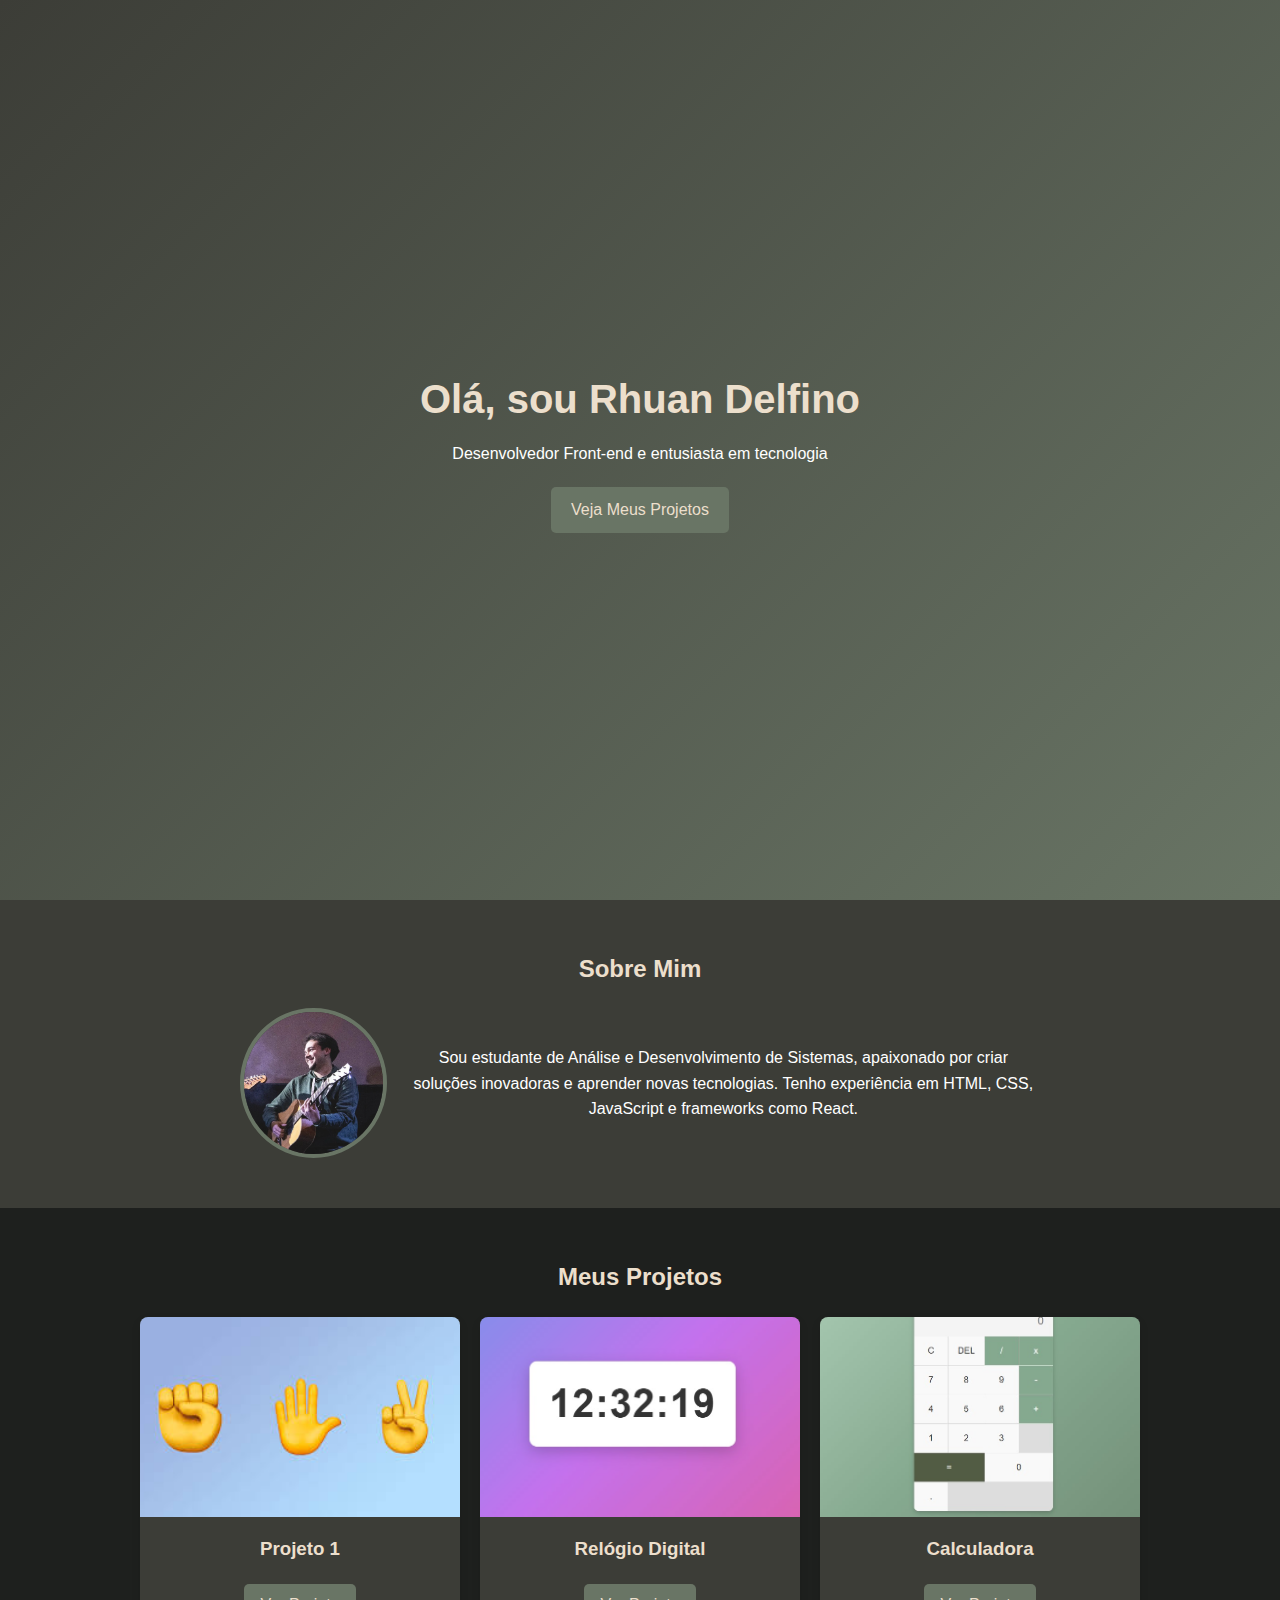
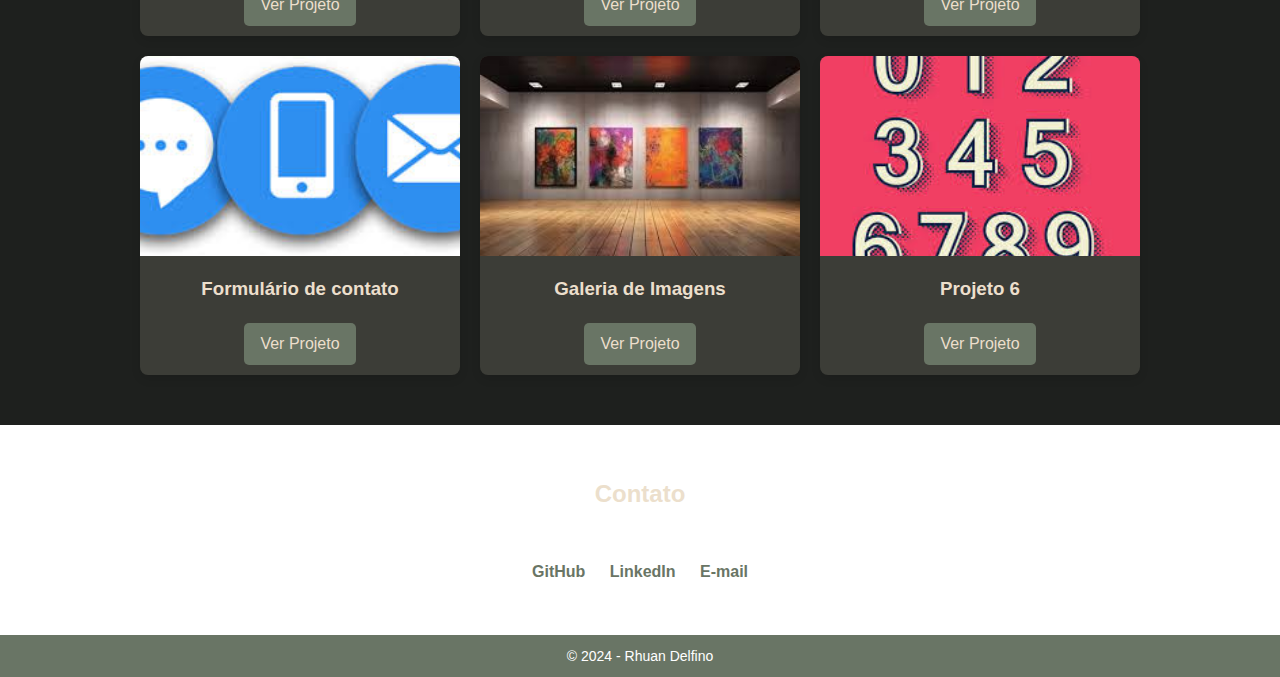
<file: index.html>
<!DOCTYPE html>
<html lang="en">

<head>
    <meta charset="UTF-8">
    <meta name="viewport" content="width=device-width, initial-scale=1.0">
    <title>Portfólio - Rhuan Delfino</title>
    <link rel="stylesheet" href="style.css">
</head>

<body>
    <header class="hero">
        <div class="hero-content">
            <h1>Olá, sou <span>Rhuan Delfino</span></h1>
            <p>Desenvolvedor Front-end e entusiasta em tecnologia</p>
            <a href="#projects" class="cta-button">Veja Meus Projetos</a>
        </div>
    </header>

    <main>
        <!-- Sobre Mim -->
        <section class="about" id="about">
            <h2>Sobre Mim</h2>
            <div class="about-content">
                <img src="images/Captura de tela 2024-10-02 211811.png" alt="Minha Foto">
                <p>
                    Sou estudante de Análise e Desenvolvimento de Sistemas, apaixonado por criar soluções inovadoras e
                    aprender novas tecnologias. Tenho experiência em HTML, CSS, JavaScript e frameworks como React.
                </p>
            </div>
        </section>

        <!-- Projetos -->
        <section class="projects" id="projects">
            <h2>Meus Projetos</h2>
            <div class="project-cards">
                <div class="card">
                    <img src="images/pedra.jpeg" alt="Projeto 1">
                    <h3>Projeto 1</h3>
                    <a href="PedraPapelTesoura/index.html" target="_blank">Ver Projeto</a>
                </div>
                <div class="card">
                    <img src="images/Imagem do WhatsApp de 2024-11-26 à(s) 12.32.34_8bf5b0e2.jpg" alt="Projeto 2">
                    <h3>Relógio Digital</h3>
                    <a href="RelogioDigital/index.html" target="_blank">Ver Projeto</a>
                </div>
                <div class="card">
                    <img src="images/Imagem do WhatsApp de 2024-11-26 à(s) 12.37.17_42c9c7dc.jpg" alt="Projeto 3">
                    <h3>Calculadora</h3>
                    <a href="Calculadora/index.html" target="_blank">Ver Projeto</a>
                </div>
                <div class="card">
                    <img src="images/baixados.jpeg" alt="Projeto 4">
                    <h3>Formulário de contato</h3>
                    <a href="Formulário/index.html" target="_blank">Ver Projeto</a>
                </div>
                <div class="card">
                    <img src="images/galeria.jpeg" alt="Projeto 5">
                    <h3>Galeria de Imagens</h3>
                    <a href="Galeria/index.html" target="_blank">Ver Projeto</a>
                </div>
                <div class="card">
                    <img src="images/numeros.jpeg" alt="Projeto 6">
                    <h3>Projeto 6</h3>
                    <a href="Jogo/index.html" target="_blank">Ver Projeto</a>
                </div>
            </div>
        </section>

        <!-- Contato -->
        <section class="contact" id="contact">
            <h2>Contato</h2>
            <p>Entre em contato comigo por e-mail ou pelas redes sociais abaixo:</p>
            <div class="social-icons">
                <a href="https://github.com/" target="_blank">GitHub</a>
                <a href="https://linkedin.com/" target="_blank">LinkedIn</a>
                <a href="mailto:rhuan@example.com">E-mail</a>
            </div>
        </section>
    </main>

    <footer>
        <p>© 2024 - Rhuan Delfino</p>
    </footer>
</body>

</html>
</file>
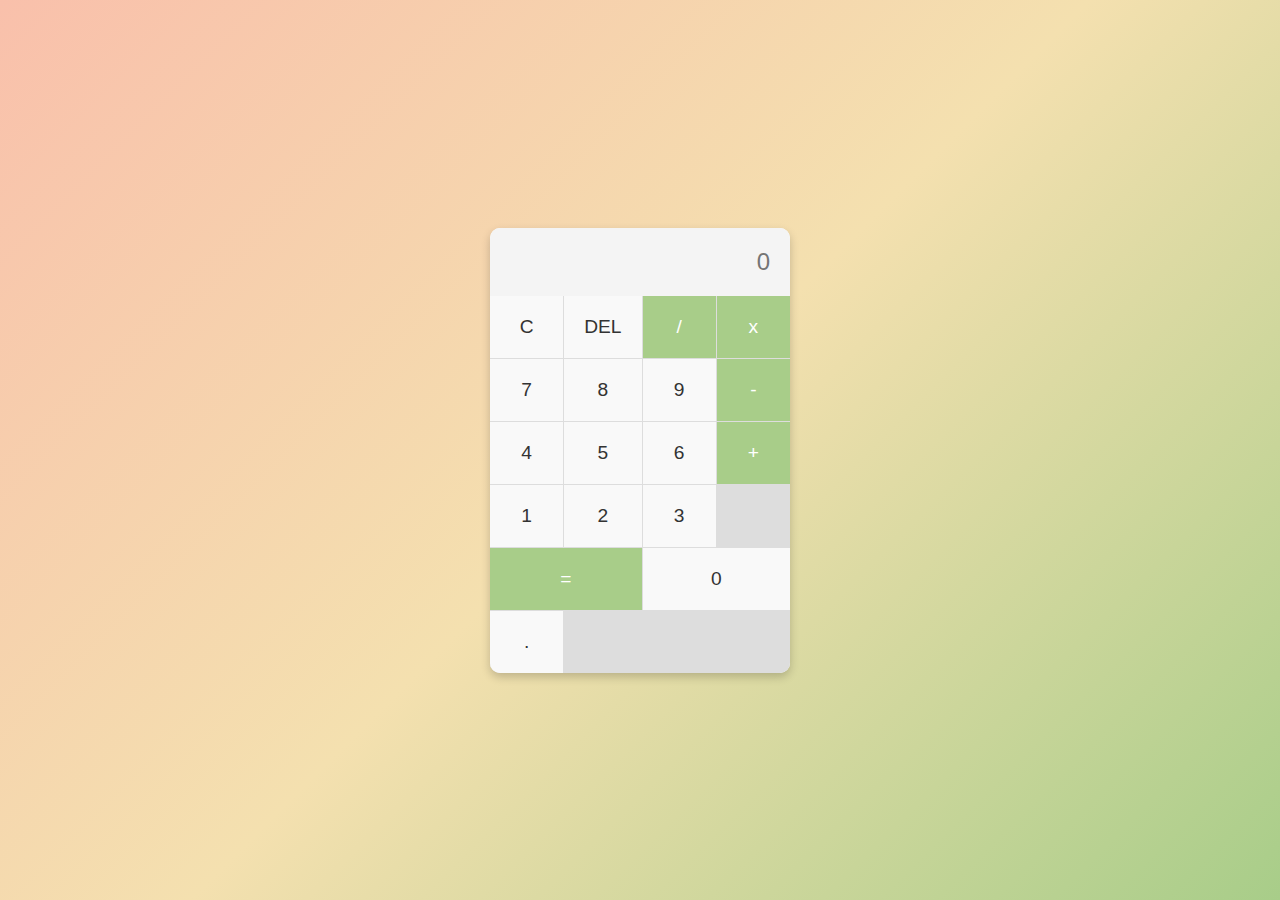
<file: Calculadora/index.html>
<!DOCTYPE html>
<html lang="en">
<head>
  <meta charset="UTF-8">
  <meta name="viewport" content="width=device-width, initial-scale=1.0">
  <title>Calculadora Simples</title>
  <link rel="stylesheet" href="style.css">
</head>
<body>
  <div class="calculator">
    <div class="display">
      <input type="text" id="result" disabled placeholder="0">
    </div>
    <div class="buttons">
      <button class="btn" onclick="clearDisplay()">C</button>
      <button class="btn" onclick="deleteLast()">DEL</button>
      <button class="btn operator" onclick="appendValue('/')">/</button>
      <button class="btn operator" onclick="appendValue('*')">x</button>
      <button class="btn" onclick="appendValue('7')">7</button>
      <button class="btn" onclick="appendValue('8')">8</button>
      <button class="btn" onclick="appendValue('9')">9</button>
      <button class="btn operator" onclick="appendValue('-')">-</button>
      <button class="btn" onclick="appendValue('4')">4</button>
      <button class="btn" onclick="appendValue('5')">5</button>
      <button class="btn" onclick="appendValue('6')">6</button>
      <button class="btn operator" onclick="appendValue('+')">+</button>
      <button class="btn" onclick="appendValue('1')">1</button>
      <button class="btn" onclick="appendValue('2')">2</button>
      <button class="btn" onclick="appendValue('3')">3</button>
      <button class="btn equal" onclick="calculateResult()">=</button>
      <button class="btn zero" onclick="appendValue('0')">0</button>
      <button class="btn" onclick="appendValue('.')">.</button>
    </div>
  </div>
  <script src="script.js"></script>
</body>
</html>
</file>
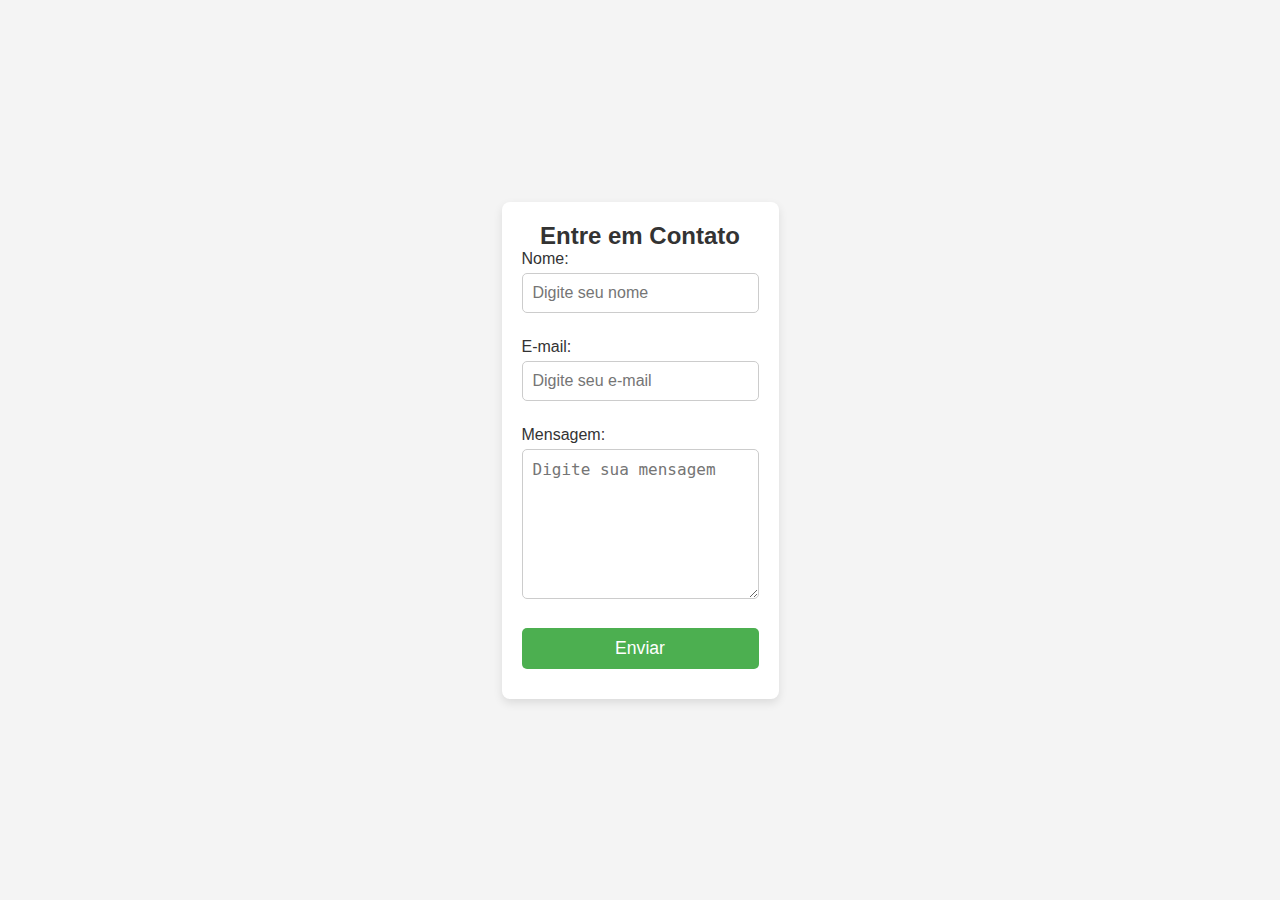
<file: Formulário/index.html>
<!DOCTYPE html>
<html lang="pt-BR">
<head>
  <meta charset="UTF-8">
  <meta name="viewport" content="width=device-width, initial-scale=1.0">
  <title>Formulário de Contato</title>
  <link rel="stylesheet" href="style.css">
</head>
<body>
  <main>
    <section class="contact-section">
      <h2>Entre em Contato</h2>
      <form id="contact-form" action="#" method="POST">
        <div class="form-group">
          <label for="name">Nome:</label>
          <input type="text" id="name" name="name" placeholder="Digite seu nome" required>
        </div>

        <div class="form-group">
          <label for="email">E-mail:</label>
          <input type="email" id="email" name="email" placeholder="Digite seu e-mail" required>
        </div>

        <div class="form-group">
          <label for="message">Mensagem:</label>
          <textarea id="message" name="message" placeholder="Digite sua mensagem" required></textarea>
        </div>

        <button type="submit">Enviar</button>
        <p id="form-message" class="message"></p>
      </form>
    </section>
  </main>

  <script src="script.js"></script>
</body>
</html>
</file>
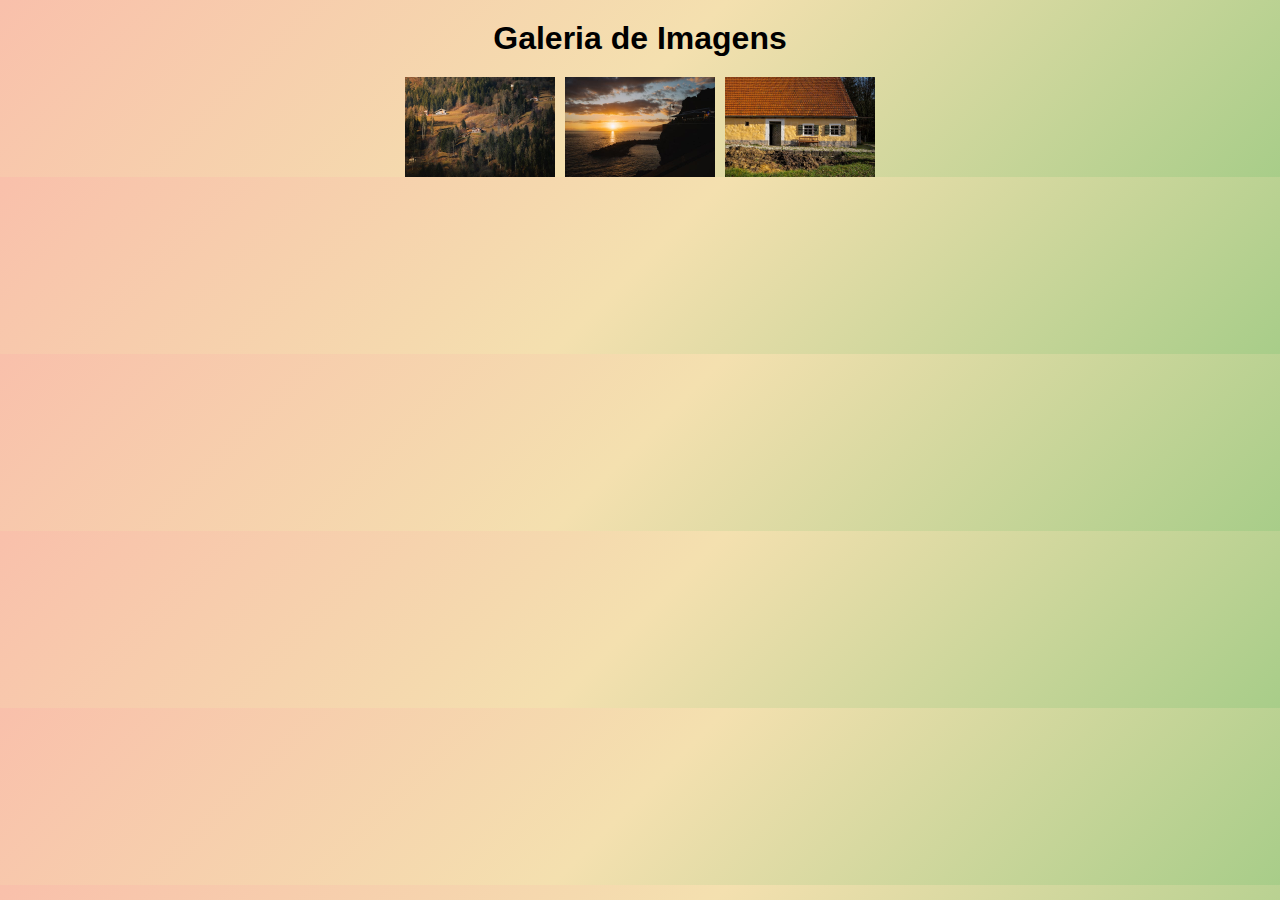
<file: Galeria/index.html>
<!DOCTYPE html>
<html lang="en">
<head>
  <meta charset="UTF-8">
  <meta name="viewport" content="width=device-width, initial-scale=1.0">
  <title>Galeria de Imagens Dinâmica</title>
  <link rel="stylesheet" href="style.css">
</head>
<body>
  <h1>Galeria de Imagens</h1>
  <div class="gallery">
    <img src="images/foto2.jpeg" alt="Imagem 1" class="gallery-image" onclick="openModal(0)">
    <img src="images/foto4.jpeg" alt="Imagem 2" class="gallery-image" onclick="openModal(1)">
    <img src="images/foto6.jpeg" alt="Imagem 3" class="gallery-image" onclick="openModal(2)">
  </div>

  <!-- Modal -->
  <div id="modal" class="modal">
    <span class="close" onclick="closeModal()">&times;</span>
    <img id="modal-image" class="modal-content" alt="Imagem Modal">
    <div class="navigation">
      <button onclick="changeImage(-1)" class="prev">Anterior</button>
      <button onclick="changeImage(1)" class="next">Próximo</button>
    </div>
  </div>

  <script src="script.js"></script>
</body>
</html>
</file>
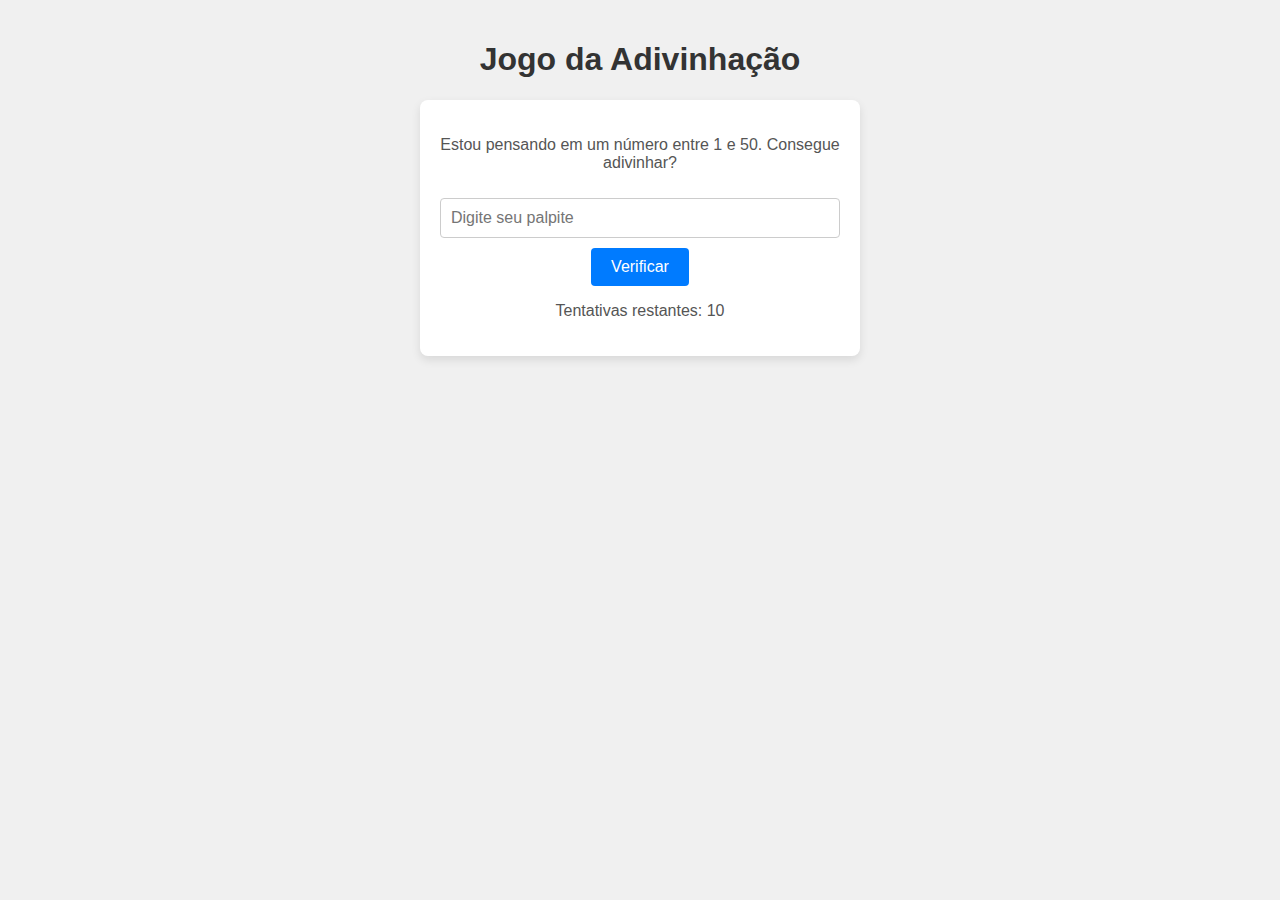
<file: Jogo/index.html>
<!DOCTYPE html>
<html lang="en">
<head>
  <meta charset="UTF-8">
  <meta name="viewport" content="width=device-width, initial-scale=1.0">
  <title>Jogo da Adivinhação</title>
  <link rel="stylesheet" href="style.css">
</head>
<body>
  <h1>Jogo da Adivinhação</h1>
  <div class="game-container">
    <p>Estou pensando em um número entre 1 e 50. Consegue adivinhar?</p>
    <input type="number" id="guess-input" placeholder="Digite seu palpite" min="1" max="100">
    <button id="check-button">Verificar</button>
    <p id="feedback"></p>
    <p>Tentativas restantes: <span id="attempts-left">10</span></p>
  </div>
  <script src="script.js"></script>
</body>
</html>
</file>
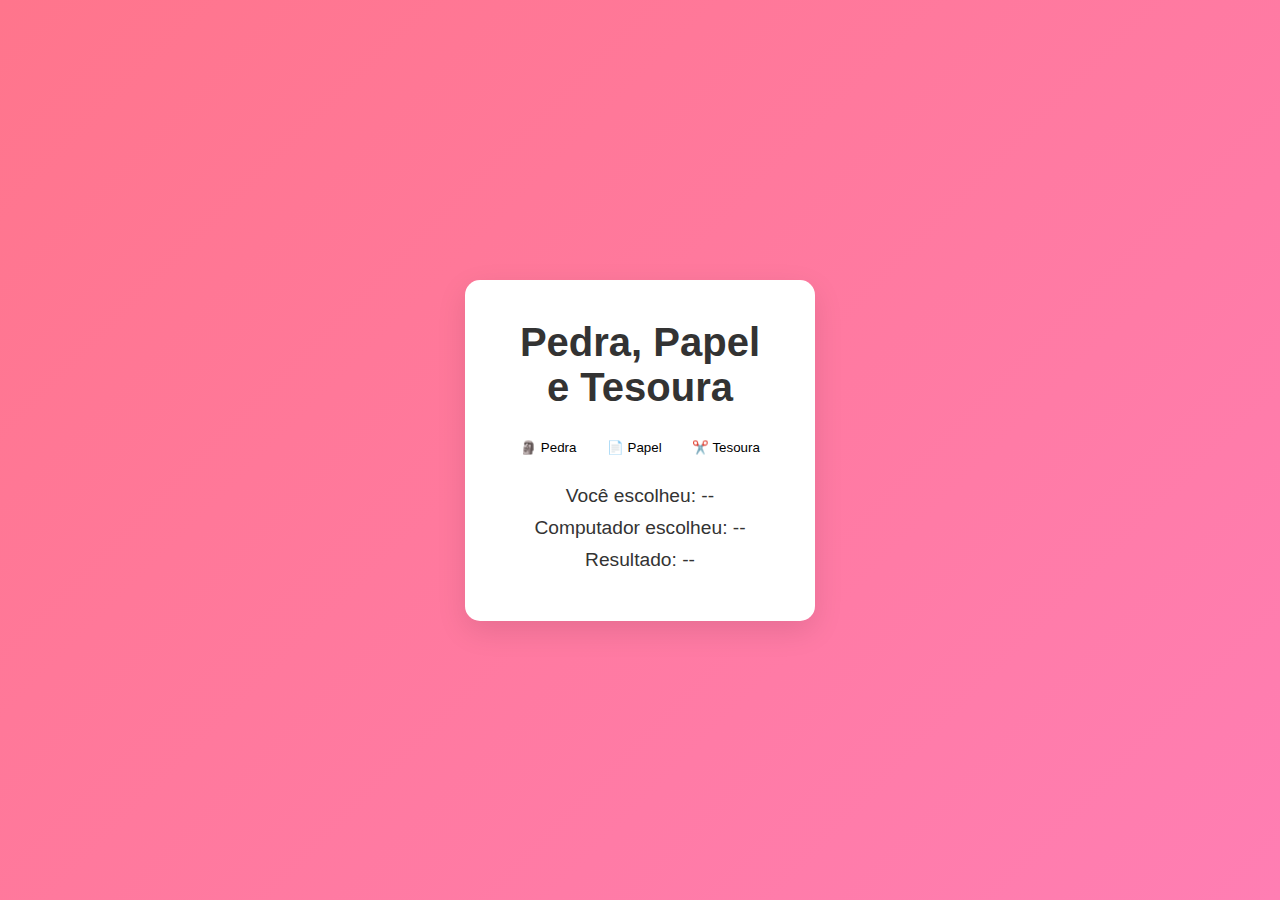
<file: PedraPapelTesoura/index.html>
<!DOCTYPE html>
<html lang="pt-BR">
<head>
    <meta charset="UTF-8">
    <meta name="viewport" content="width=device-width, initial-scale=1.0">
    <title>Jogo Pedra, Papel e Tesoura</title>
    <link rel="stylesheet" href="style.css">
    <link rel="shortcut icon" href="images/icons8-r-16.png" type="image/x-icon">
</head>
<body>
    <div class="game-container">
        <h1>Pedra, Papel e Tesoura</h1>
        <div class="choices">
            <button class="choice" onclick="playGame('pedra')">🗿 Pedra</button>
            <button class="choice" onclick="playGame('papel')">📄 Papel</button>
            <button class="choice" onclick="playGame('tesoura')">✂️ Tesoura</button>
        </div>
        <div class="result">
            <p id="playerChoice">Você escolheu: --</p>
            <p id="computerChoice">Computador escolheu: --</p>
            <p id="resultText">Resultado: --</p>
        </div>
    </div>

    <script src="script.js"></script>
</body>
</html>
</file>
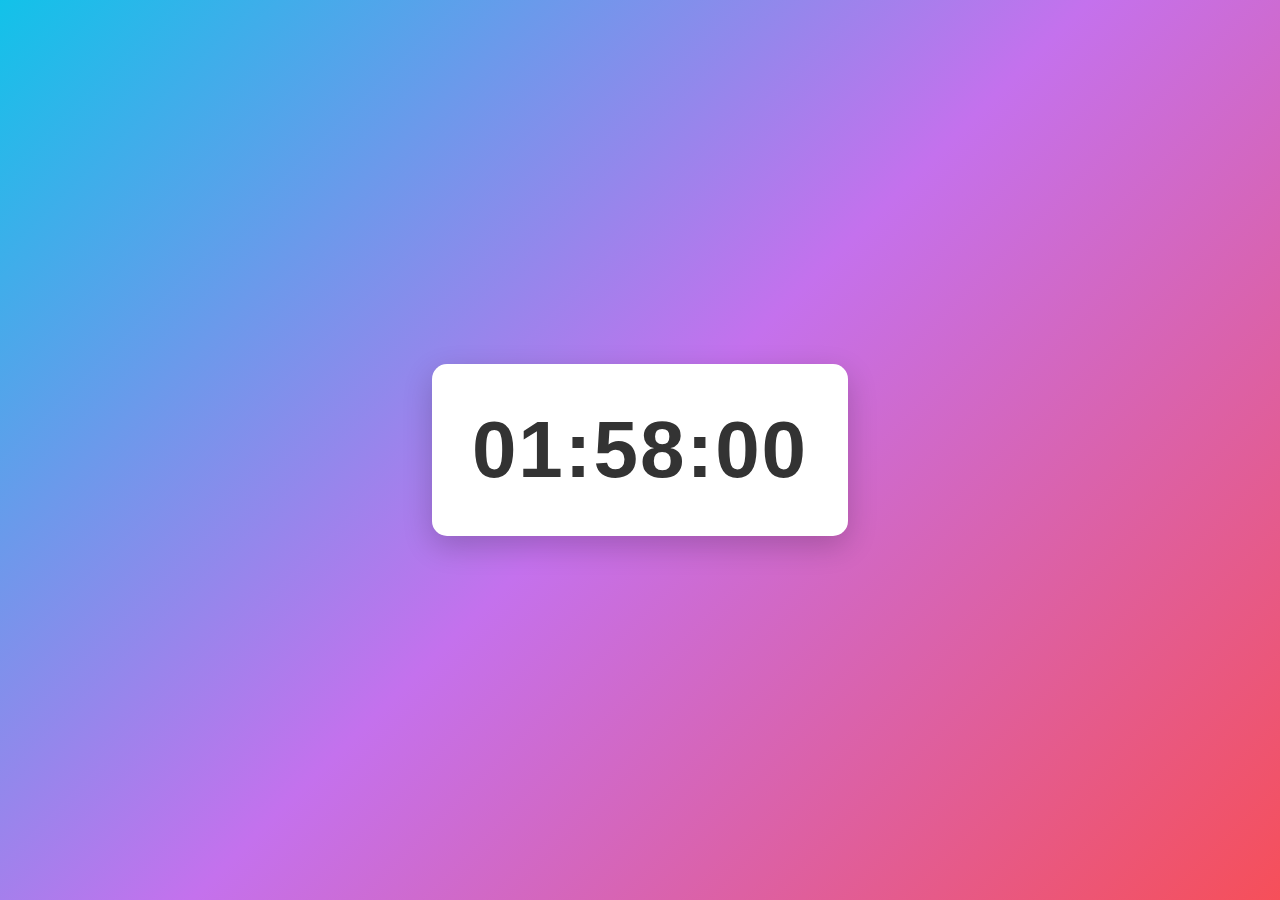
<file: RelogioDigital/index.html>
<!DOCTYPE html>
<html lang="pt-BR">
<head>
    <meta charset="UTF-8">
    <meta name="viewport" content="width=device-width, initial-scale=1.0">
    <title>Relógio Digital</title>
    <link rel="stylesheet" href="style.css">
    <link rel="shortcut icon" href="images/icons8-r-16.png" type="image/x-icon">
</head>
<body>
    <div class="clock-container">
        <div id="clock">00:00:00</div>
    </div>

    <script src="script.js"></script>
</body>
</html>
</file>
<file: PedraPapelTesoura/style.css>
* {
    margin: 0;
    padding: 0;
    box-sizing: border-box;
    font-family: 'Poppins', sans-serif;
}

body {
    background: linear-gradient(135deg, #ff758c, #ff7eb3);
    height: 100vh;
    display: flex;
    justify-content: center;
    align-items: center;
}

.game-container {
    background-color: #fff;
    padding: 40px;
    border-radius: 15px;
    box-shadow: 0 10px 30px rgba(0, 0, 0, 0.1);
    width: 350px;
    text-align: center;
}

h1 {
    font-size: 2.5rem;
    margin-bottom: 20px;
    color: #333;
}

.choices {
    display: flex;
    justify-content: space-around; /* Distribuir os botões com espaço entre eles */
    margin-bottom: 20px;
}

.choice {
    background: none;
    border: none;
    cursor: pointer;
    padding: 10px; /* Adicionar um espaçamento extra ao redor dos botões */
    transition: background-color 0.3s ease; /* Efeito de transição suave */
}

.choice img {
    width: 80px; /* Diminuir um pouco o tamanho da imagem */
    height: 80px;
    transition: transform 0.3s ease;
}

.choice:hover {
    background-color: rgba(0, 0, 0, 0.1); /* Cor de fundo ao passar o mouse */
}

.choice img:hover {
    transform: scale(1.2); /* Aumentar o efeito de hover */
}


.result {
    margin-top: 20px;
    font-size: 1.2rem;
    color: #333;
}

.result p {
    margin: 10px 0;
}
</file>
<file: RelogioDigital/style.css>
* {
    margin: 0;
    padding: 0;
    box-sizing: border-box;
    font-family: 'Poppins', sans-serif;
}

body {
    height: 100vh;
    display: flex;
    justify-content: center;
    align-items: center;
    background: linear-gradient(135deg, #12c2e9, #c471ed, #f64f59); /* Fundo com gradiente colorido */
}

.clock-container {
    background-color: #fff;
    padding: 40px;
    border-radius: 15px;
    box-shadow: 0 10px 30px rgba(0, 0, 0, 0.2); /* Sombra para destacar o relógio */
    text-align: center;
}

#clock {
    font-size: 5rem; /* Tamanho grande do relógio */
    font-weight: bold;
    color: #333;
    letter-spacing: 2px; /* Espaçamento entre os números */
}

@media screen and (max-width: 768px) {
    #clock {
        font-size: 3rem; /* Reduz o tamanho do relógio em telas menores */
    }
}
</file>
<file: style.css>
/* Reset */
* {
    margin: 0;
    padding: 0;
    box-sizing: border-box;
  }
  
  /* Corpo */
  body {
    font-family: 'Arial', sans-serif;
    line-height: 1.6;
    color: #333;
    background: linear-gradient(135deg, #1E201E, #3C3D37);
    background-attachment: fixed;
  }
  
  /* Header Hero Section */
  .hero {
    display: flex;
    align-items: center;
    justify-content: center;
    text-align: center;
    height: 100vh;
    background: linear-gradient(135deg, #3C3D37, #697565);
    color: #ECDFCC;
  }
  
  .hero-content h1 {
    font-size: 2.5rem;
  }
  
  .hero-content span {
    color: #ECDFCC;
  }
  
  .hero-content p {
    margin: 10px 0 20px;
  }
  
  .cta-button {
    display: inline-block;
    padding: 10px 20px;
    background: #697565;
    color: #ECDFCC;
    text-decoration: none;
    border-radius: 5px;
    transition: background 0.3s ease;
  }
  
  .cta-button:hover {
    background: #3C3D37;
  }
  
  /* About Section */
  .about {
    padding: 50px 20px;
    background: #3C3D37;
    text-align: center;
  }
  
  .about h2 {
    margin-bottom: 20px;
    color: #ECDFCC;
  }
  
  .about-content {
    display: flex;
    align-items: center;
    gap: 20px;
    max-width: 800px;
    margin: 0 auto;
  }
  
  .about-content img {
    width: 150px;
    height: 150px;
    border-radius: 50%;
    object-fit: cover;
    border: 4px solid #697565;
  }
  
  /* Projects Section */
  .projects {
    padding: 50px 20px;
    background: #1E201E;
    text-align: center;
  }
  
  .projects h2 {
    margin-bottom: 20px;
    color: #ECDFCC;
  }
  
  .project-cards {
    display: grid;
    grid-template-columns: repeat(auto-fit, minmax(300px, 1fr)); /* Garante responsividade */
    gap: 20px;
    max-width: 1000px;
    margin: 0 auto;
  }
  
  
  .card {
    background: #3C3D37;
    border-radius: 8px;
    overflow: hidden;
    box-shadow: 0 4px 10px rgba(0, 0, 0, 0.1);
    transition: transform 0.3s;
  }
  
  .card:hover {
    transform: scale(1.05);
  }
  
  .card img {
    width: 100%;
    height: 200px;
    object-fit: cover;
  }
  
  .card h3 {
    margin: 10px 0;
    color: #ECDFCC;
  }
  
  .card p {
    margin: 0 10px 10px;
    color: #ECDFCC;
  }
  
  .card a {
    display: inline-block;
    margin: 10px;
    padding: 8px 16px;
    background: #697565;
    color: #ECDFCC;
    text-decoration: none;
    border-radius: 5px;
  }
  
  .card a:hover {
    background: #3C3D37;
  }
  
  /* Contact Section */
  .contact {
    padding: 50px 20px;
    text-align: center;
  }
  
  .contact h2 {
    margin-bottom: 20px;
    color: #ECDFCC;
  }
  
  .social-icons a {
    margin: 0 10px;
    color: #697565;
    text-decoration: none;
    font-weight: bold;
  }
  
  .social-icons a:hover {
    color: #ECDFCC;
  }
  
  /* Footer */
  footer {
    padding: 10px;
    text-align: center;
    background: #697565;
    color: #ECDFCC;
    font-size: 14px;
  }
  
p {
    color: white;
}
</file>
<file: Calculadora/style.css>
/* Reset */
* {
    margin: 0;
    padding: 0;
    box-sizing: border-box;
  }
  
  /* Corpo */
  body {
    display: flex;
    justify-content: center;
    align-items: center;
    height: 100vh;
    background: linear-gradient(135deg, #F9C0AB, #F4E0AF, #A8CD89);
    font-family: 'Arial', sans-serif;
  }
  
  /* Calculadora */
  .calculator {
    width: 300px;
    background: white;
    border-radius: 10px;
    box-shadow: 0 4px 10px rgba(0, 0, 0, 0.2);
    overflow: hidden;
  }
  
  /* Display */
  .display {
    padding: 10px;
    background: #f4f4f4;
    text-align: right;
  }
  
  .display input {
    width: 100%;
    padding: 10px;
    font-size: 1.5rem;
    border: none;
    background: none;
    outline: none;
    text-align: right;
    color: #333;
  }
  
  /* Botões */
  .buttons {
    display: grid;
    grid-template-columns: repeat(4, 1fr);
    gap: 1px;
    background: #ddd;
  }
  
  .btn {
    padding: 20px;
    font-size: 1.2rem;
    border: none;
    background: #f9f9f9;
    color: #333;
    cursor: pointer;
    transition: background 0.3s ease;
  }
  
  .btn:hover {
    background: #e0e0e0;
  }
  
  /* Operadores e Botão de Igualdade */
  .operator {
    background: #A8CD89;
    color: white;
  }
  
  .operator:hover {
    background: #355F2E;
  }
  
  .equal {
    grid-column: span 2;
    background: #A8CD89;
    color: white;
  }
  
  .equal:hover {
    background: #3D4633;
  }
  
  /* Botão Zero */
  .zero {
    grid-column: span 2;
  }
</file>
<file: Formulário/style.css>
/* Reset geral */
* {
    margin: 0;
    padding: 0;
    box-sizing: border-box;
  }
  
  /* Corpo */
  body {
    font-family: 'Arial', sans-serif;
    background-color: #f4f4f4;
    display: flex;
    justify-content: center;
    align-items: center;
    height: 100vh;
  }
  
  /* Seção de contato */
  .contact-section {
    background-color: #fff;
    padding: 20px;
    border-radius: 8px;
    box-shadow: 0 4px 10px rgba(0, 0, 0, 0.1);
    max-width: 600px;
    width: 100%;
  }
  
  h2 {
    text-align: center;
    color: #333;
  }
  
  .form-group {
    margin-bottom: 15px;
  }
  
  label {
    display: block;
    margin-bottom: 5px;
    color: #333;
  }
  
  input[type="text"], input[type="email"], textarea {
    width: 100%;
    padding: 10px;
    margin-bottom: 10px;
    border: 1px solid #ccc;
    border-radius: 5px;
    font-size: 1rem;
  }
  
  textarea {
    resize: vertical;
    height: 150px;
  }
  
  button {
    width: 100%;
    padding: 10px;
    background-color: #4CAF50;
    color: white;
    border: none;
    border-radius: 5px;
    font-size: 1.1rem;
    cursor: pointer;
  }
  
  button:hover {
    background-color: #45a049;
  }
  
  .message {
    margin-top: 10px;
    text-align: center;
    font-size: 1.1rem;
  }
  
  .message.success {
    color: #4CAF50;
  }
  
  .message.error {
    color: #f44336;
  }
</file>
<file: Galeria/style.css>
/* Reset */
body {
  margin: 0;
  font-family: Arial, sans-serif;
  background: linear-gradient(135deg, #F9C0AB, #F4E0AF, #A8CD89);
}

h1 {
  text-align: center;
  margin: 20px 0;
}

.gallery {
  display: flex;
  justify-content: center;
  flex-wrap: wrap;
  gap: 10px;
}

.gallery-image {
  width: 150px;
  height: 100px;
  object-fit: cover;
  cursor: pointer;
  transition: transform 0.3s;
}

.gallery-image:hover {
  transform: scale(1.1);
}

/* Modal */
.modal {
  display: none;
  position: fixed;
  top: 0;
  left: 0;
  width: 100%;
  height: 100%;
  background-color: rgba(0, 0, 0, 0.8);
  justify-content: center;
  align-items: center;
}

.modal-content {
  max-width: 90%;
  max-height: 80%;
}

.close {
  position: absolute;
  top: 20px;
  right: 30px;
  color: #fff;
  font-size: 30px;
  font-weight: bold;
  cursor: pointer;
}

.navigation {
  margin-top: 20px;
  text-align: center;
}

button {
  background-color: #007bff;
  color: white;
  border: none;
  padding: 10px 20px;
  font-size: 16px;
  margin: 5px;
  cursor: pointer;
  border-radius: 5px;
  transition: background-color 0.3s;
}

button:hover {
  background-color: #0056b3;
}
</file>
<file: Jogo/style.css>
/* Reset */
body {
    margin: 0;
    font-family: Arial, sans-serif;
    background-color: #f0f0f0;
    text-align: center;
    padding: 20px;
  }
  
  h1 {
    color: #333;
  }
  
  .game-container {
    background-color: #fff;
    padding: 20px;
    border-radius: 8px;
    box-shadow: 0 4px 10px rgba(0, 0, 0, 0.1);
    max-width: 400px;
    margin: 0 auto;
  }
  
  input {
    padding: 10px;
    font-size: 16px;
    width: calc(100% - 22px);
    margin: 10px 0;
    border: 1px solid #ccc;
    border-radius: 4px;
  }
  
  button {
    padding: 10px 20px;
    font-size: 16px;
    color: white;
    background-color: #007bff;
    border: none;
    border-radius: 4px;
    cursor: pointer;
  }
  
  button:hover {
    background-color: #0056b3;
  }
  
  p {
    font-size: 16px;
    color: #555;
  }
  
  #feedback {
    margin-top: 10px;
    font-weight: bold;
  }
</file>
